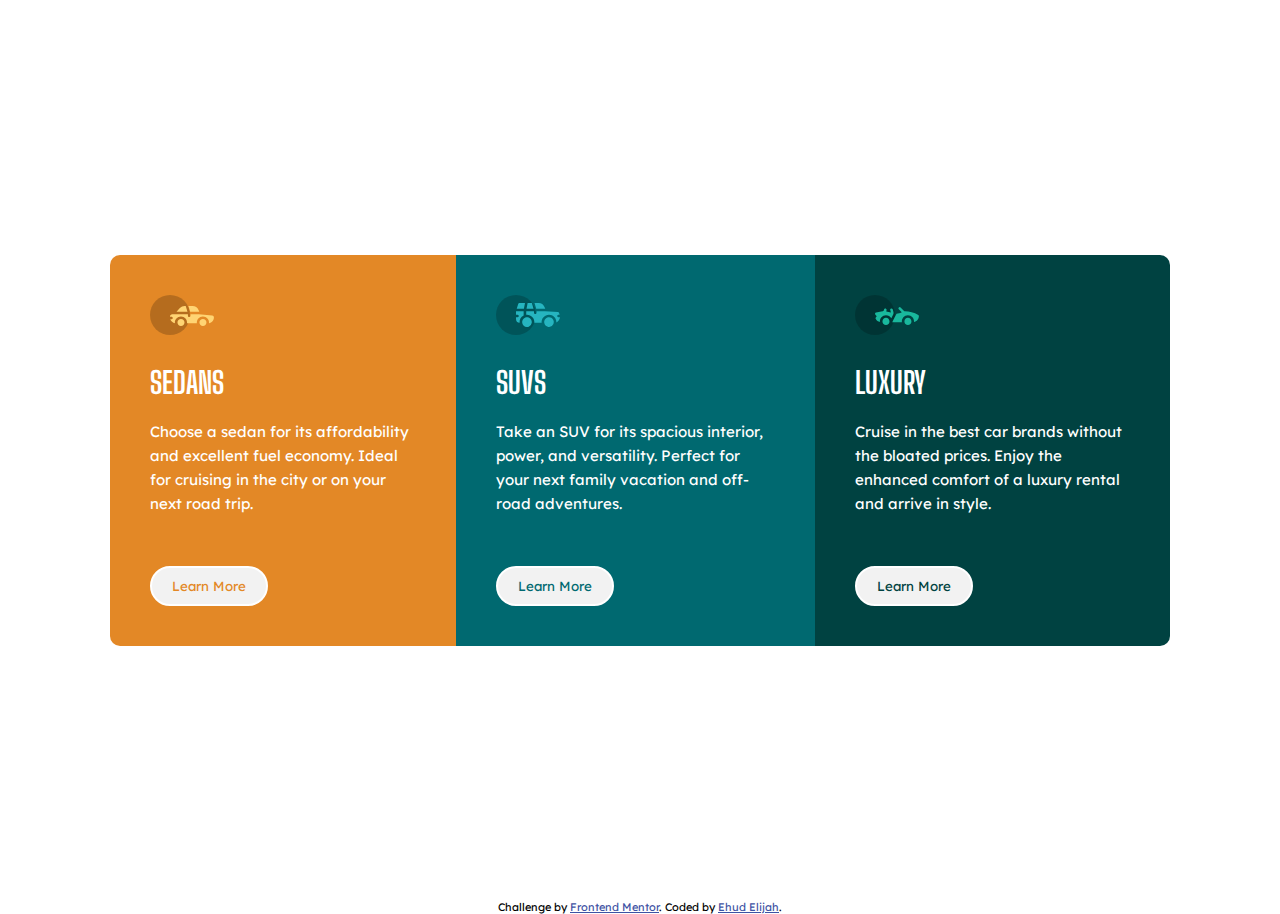
<file: 3-column-preview-card/index.html>
<!DOCTYPE html>
<html lang="en">

<head>
  <meta charset="UTF-8">
  <meta name="viewport" content="width=device-width, initial-scale=1.0">
  <!-- displays site properly based on user's device -->

  <link rel="icon" type="image/png" sizes="32x32" href="./images/favicon-32x32.png">
  <link rel="stylesheet" href="style.css">

  <title>Frontend Mentor | 3-column preview card component</title>


</head>

<body>

  <div class="container">
    <div class="card bright-orange">
      <img src="images/icon-sedans.svg" alt="">
      <h3>Sedans</h3>
      <p>
        Choose a sedan for its affordability and excellent fuel economy. Ideal for cruising in the city
        or on your next road trip.
      </p>
      <button class="btn">Learn More</button>

    </div>

    <div class="card dark-cyan">
      <img src="images/icon-suvs.svg" alt="">
      <h3>SUVs</h3>
      <p>
        Take an SUV for its spacious interior, power, and versatility. Perfect for your next family vacation
        and off-road adventures.
      </p>
      <button class="btn">Learn More</button>
    </div>

    <div class="card very-dark-cyan">
      <img src="images/icon-luxury.svg" alt="">
      <h3>Luxury</h3>
      <p>
        Cruise in the best car brands without the bloated prices. Enjoy the enhanced comfort of a luxury
        rental and arrive in style.
      </p>
      <button class="btn">Learn More</button>
    </div>
  </div>


  <div class="attribution">
    Challenge by <a href="https://www.frontendmentor.io?ref=challenge" target="_blank">Frontend Mentor</a>.
    Coded by <a href="#">Ehud Elijah</a>.
  </div>
</body>

</html>
</file>
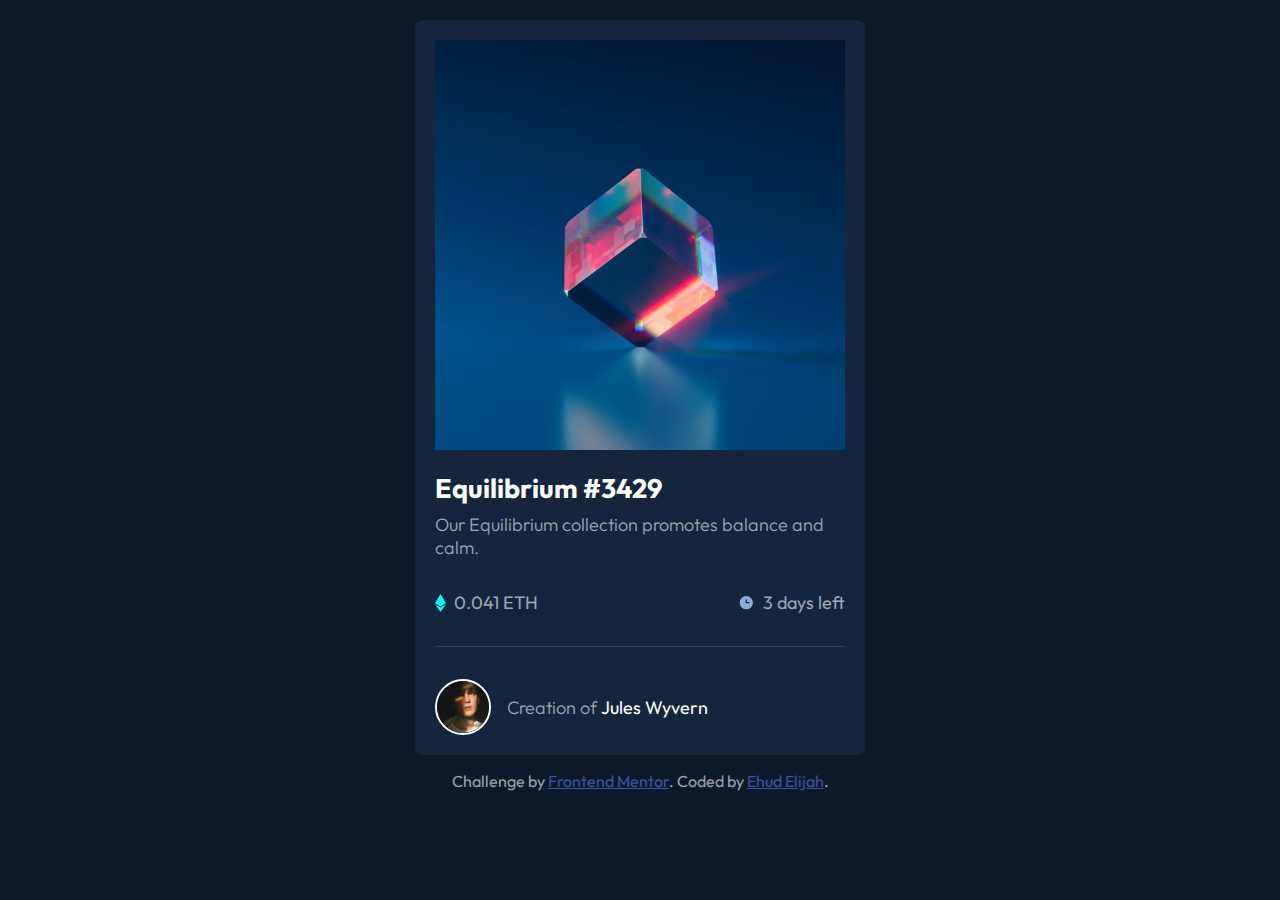
<file: NFT preview card component/index.html>
<!DOCTYPE html>
<html lang="en">

<head>
  <meta charset="UTF-8">
  <meta name="viewport" content="width=device-width, initial-scale=1.0">
  <!-- displays site properly based on user's device -->

  <link rel="icon" type="image/png" sizes="32x32" href="./images/favicon-32x32.png">
  <link rel="stylesheet" href="style.css">

  <title>Frontend Mentor | NFT preview card component</title>


</head>

<body>
  <div class="container">
    <article class="main-image">
      <img src="./images/image-equilibrium.jpg" alt="">
      <div>
        <img src="./images/icon-view.svg" alt="">
      </div>
    </article>

    <article>
      <h2>Equilibrium #3429</h2>
      <p>Our Equilibrium collection promotes balance and calm.</p>
      <ul>
        <li><img src="images/icon-ethereum.svg" alt=""> 0.041 ETH</li>
        <li><img src="./images/icon-clock.svg" alt=""> 3 days left</li>
      </ul>
    </article>

    <article class="avatar">
      <img src="./images/image-avatar.png" alt="">
      <p>Creation of <span>Jules Wyvern</span> </p>
    </article>
  </div>

  <div class="attribution">
    Challenge by <a href="https://www.frontendmentor.io?ref=challenge" target="_blank">Frontend Mentor</a>.
    Coded by <a href="https://ehudelijah.herokuapp.com">Ehud Elijah</a>.
  </div>
</body>

</html>
</file>
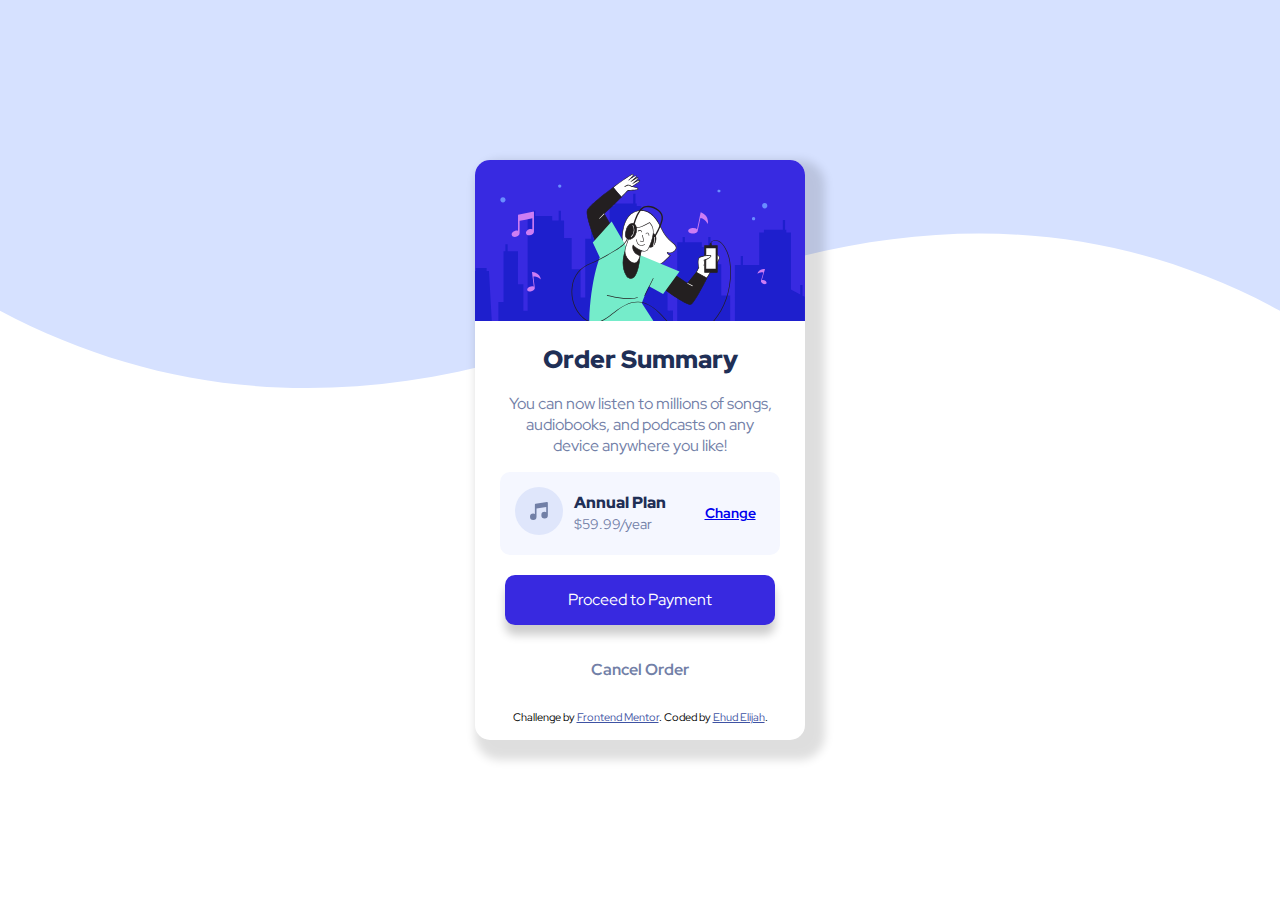
<file: order-summary-component/index.html>
<!DOCTYPE html>
<html lang="en">

<head>
  <meta charset="UTF-8">
  <meta name="viewport" content="width=device-width, initial-scale=1.0">
  <!-- displays site properly based on user's device -->
  <link rel="icon" type="image/png" sizes="32x32" href="./images/favicon-32x32.png">
  <title>Frontend Mentor | Order summary card</title>
  <link rel="stylesheet" href="style.css">

  <link rel="preconnect" href="https://fonts.googleapis.com">
  <link rel="preconnect" href="https://fonts.gstatic.com" crossorigin>
  <link href="https://fonts.googleapis.com/css2?family=Red+Hat+Display:wght@500;700;900&display=swap" rel="stylesheet">

</head>

<body>
  <div class="container">
    <img id="img-up" src="images/illustration-hero.svg" alt="#">

    <h1>Order Summary</h1>

    <p>
      You can now listen to millions of songs, audiobooks,
      and podcasts on any device anywhere you like!
    </p>

    <div class="inf-con">

      <div class="text1">
        <img src="images/icon-music.svg">
      </div>

      <div class="text2">
        <a id="text-1">Annual Plan</a>
        <a id="text-2">$59.99/year</a>
      </div>

      <div class="text3">
        <a id="link-text" href="#">Change</a>
      </div>

    </div>

    <button id="button-top">Proceed to Payment</button>
    <br>
    <button id="button-down">Cancel Order</button>

    <div class="attribution">
      Challenge by <a href="https://www.frontendmentor.io?ref=challenge" target="_blank">Frontend Mentor</a>.
      Coded by <a href="https://ehudelijah.herokuapp.com/">Ehud Elijah</a>.
    </div>
  </div>
</body>

</html>
</file>
<file: 3-column-preview-card/style.css>
@import url('https://fonts.googleapis.com/css2?family=Big+Shoulders+Display:wght@700&family=Lexend+Deca&display=swap');

:root {
      
      --bright-orange: hsl(31, 77%, 52%);
      --dark-cyan: hsl(184, 100%, 22%);
      --very-dark-cyan: hsl(179, 100%, 13%);
      /* paragraphs */
      --transparent-white: hsla(0, 0%, 100%, 0.75);
      /* background, headings, buttons */
      --very-light-gray: hsl(0, 0%, 95%);

}

*{
      margin: 0;
      padding: 0;
      box-sizing: border-box;

}

body, button{
      font-family: 'Lexend Deca', sans-serif;
}

h3{
      font-family: 'Big Shoulders Display', sans-serif;
      text-transform: uppercase;
      font-size: 30px;
}

p {
      font-size: 15px;
      line-height: 1.6;
}

.btn {
      background-color: var(--very-light-gray);
      border: 2px solid #fff;
      border-radius: 30px;
      padding: 10px 20px;
      cursor: pointer;
      transition: all 0.5s ease-in-out;
}

.bright-orange {
      background-color: var(--bright-orange);
      color: #fff;
      border-radius: 10px 10px 0 0;
}

.bright-orange .btn {
      color: var(--bright-orange);
}

.dark-cyan {
      background-color: var(--dark-cyan);
      color: #fff;
}

.dark-cyan .btn{
      color: var(--dark-cyan);
}

.very-dark-cyan {
      background-color: var(--very-dark-cyan);
      color: #fff;
      border-radius: 0 0 10px 10px;
}

.very-dark-cyan .btn{
      color: var(--very-dark-cyan);
}

.btn:hover{
      background-color: transparent;
      color: #fff;
}

.container {
      padding: 20px;
}

.card {
      padding: 30px; 
}

.card img {
      margin-bottom: 25px;
}

.card h3 {
      margin-bottom: 20px;
}

.card p {
      margin-bottom: 30px;
}

.attribution {
      font-size: 11px;
      text-align: center;
}

.attribution a {
      color: hsl(228, 45%, 44%);
}


@media (min-width: 992px) {
     .container{
           display: flex;
           align-items: center;
           justify-content: center;
           min-height: 100vh;
           max-width: 900px;
           margin: auto;
     } 

     .bright-orange{
           border-radius: 10px 0 0 10px;
     }
     .very-dark-cyan{
           border-radius: 0 10px 10px 0 ;
     }

     .card {
           padding: 40px;
     }

     .card p {
           margin-bottom: 50px;
     }
}

@media (min-width: 1280px){
      .container{
            max-width: 1100px;
      }
}
</file>
<file: NFT preview card component/style.css>
@import url('https://fonts.googleapis.com/css2?family=Outfit:wght@300;400;600&display=swap');

*{
      margin: 0;
      padding: 0;
      box-sizing: border-box;
}

:root{
   --Soft-blue: hsl(215, 51%, 70%);
   --Cyan: hsl(178, 100%, 50%);

      /* ### Neutral */

   --main-bg: hsl(217, 54%, 11%);
   --card-bg: hsl(216, 50%, 16%);
   --line: hsl(215, 32%, 27%);
   --white: hsl(0, 0%, 100%) ;
}

    img {
      max-width: 100%;
    }
    
    ul {
      list-style-type: none;
    }
    
    p {
      font-weight: 300;
    }
    
    body {
      font-family: "Outfit", sans-serif;
      font-size: 18px;
      background-color: var(--main-bg);
      color: hsl(0, 0%, 100%, 60%);
      padding: 1.25rem;
    }
    
    .container {
      padding: 1.25rem;
      background-color: var(--card-bg);
      border-radius: 0.5rem;
      margin-bottom: 1rem;
    }
    
    .container .main-image {
      position: relative;
    }
    
    .container .main-image div {
      position: absolute;
      top: 0;
      background-color: hsl(178, 100%, 50%, 60%);
      width: 100%;
      height: calc(100% - 5px);
      z-index: 999;
      opacity: 0;
      transition: opacity 0.3s ease-in-out;
    }
    
    .container .main-image div:hover {
      opacity: 1;
      cursor: pointer;
    }
    
    .container .main-image div img {
      position: absolute;
      left: 50%;
      top: 50%;
      transform: translate(-50%, -50%);
    }
    
    .container h2 {
      color: var(--white);
      margin: 1rem 0.5rem 0.5rem 0;
    }
    
    .container h2:hover {
      color: var(--cyan);
      cursor: pointer;
    }
    
    .container ul {
      display: flex;
      align-items: center;
      justify-content: space-between;
      padding: 2rem 0;
      border-bottom: 1px solid var(--line);
    }
    
    .container ul li {
      display: flex;
      align-items: center;
    }
    
    .container ul li:first-child {
      color: var(--cyan);
    }
    
    .container ul li img {
      margin-right: 0.5rem;
    }
    
    .container .avatar {
      display: flex;
      align-items: center;
      justify-content: start;
      padding-top: 2rem;
    }
    
    .container .avatar img {
      width: 3.5rem;
      border: 2px solid var(--white);
      border-radius: 50%;
      margin-right: 1rem;
    }
    
    .container .avatar p span {
      color: var(--white);
      font-weight: 400;
    }
    
    .container .avatar p span:hover {
      color: var(--cyan);
      cursor: pointer;
    }
    
    .attribution {
      font-size: 16px;
      text-align: center;
    }
    
    .attribution a {
      color: hsl(228, 45%, 44%);
    }
    
    @media (min-width: 500px) {
      .container {
        width: 450px;
        margin: 0 auto 1rem;
      }
    }
</file>
<file: order-summary-component/style.css>
body{
      background-image: url("images/pattern-background-mobile.svg");
      background-repeat: no-repeat;
      font-family: 'Red Hat Display', sans-serif;
      display: flex;
      flex-direction: row;
      justify-content: center;
      align-items: center;
  }
  
  .container{
      border-radius: 15px;
      text-align: center;
      width: 330px;
      word-break: break-word;
      background-color: white;
      box-shadow: 10px 10px 10px 10px rgba(0, 0, 0, 0.13);
  }
  
  #img-up{
      width: 100%;
      border-radius: 15px 15px 0 0;
  }
  h1{
      font-weight: 900;
      font-size: 25px;
      color: hsl(223, 47%, 23%);
  }
  
  p{
      color: hsl(224, 23%, 55%);
      font-size: 16px;
      padding: 0 30px
  }
  
  .inf-con{
      border-radius: 10px;
      background: hsl(225, 100%, 98%);
      width: 250px;
      padding: 15px;
      margin: 0 auto;
      display: flex;
      justify-content: space-between;
      align-items: center;
  }
  
  
  .text2{
      width: 110px;
      text-align: left;
  }
  
  #text-1{
      color: hsl(223, 47%, 23%);
      font-weight: 900;
  }
  
  #text-2{
      color: hsl(224, 23%, 55%);
      font-size: 14px;
  }
  
  .text3{
      font-size: 14px;
      display: flex;
      justify-content: center;
      align-items: center;
      width: 70px;
      font-weight: 700;
  }
  .attribution {
      font-size: 11px; 
      text-align: center;
  }
  
  .attribution a {
      color: hsl(228, 45%, 44%); 
  }
  
  #button-top{
      background-color: hsl(245, 75%, 52%);
      color: white;
      font-family: 'Red Hat Display', sans-serif;
      font-size: 16px;
      border: none;
      width: 270px;
      height: 50px;
      margin-top: 20px;
      border-radius: 10px;
      box-shadow: 0px 10px 10px 0px rgba(0, 0, 0, 0.199);;
  }
  
  #button-down{
      border: 1px solid black;
      color:hsl(224, 23%, 55%);
      background-color: white;
      border: none;
      width: 270px;
      height: 50px;
      margin-top: 20px;
      border-radius: 10px;
      font-family: 'Red Hat Display', sans-serif;
      font-size: 16px;
      margin-bottom: 15px;
      font-weight: 700;
  }
  
  @media screen and (min-width: 376px){
      body{
          background-image: url("images/pattern-background-desktop.svg");
      }
  
      .container{
          height: 580px;
          position: absolute;
          top: 0;
          right: 0;
          bottom: 0;
          left: 0;
          margin: auto;
      }
  }
  
  @media screen and (min-width: 376px){
      body{
          background-image: url("images/pattern-background-desktop.svg");
          background-size: cover;
      }
  }
</file>
